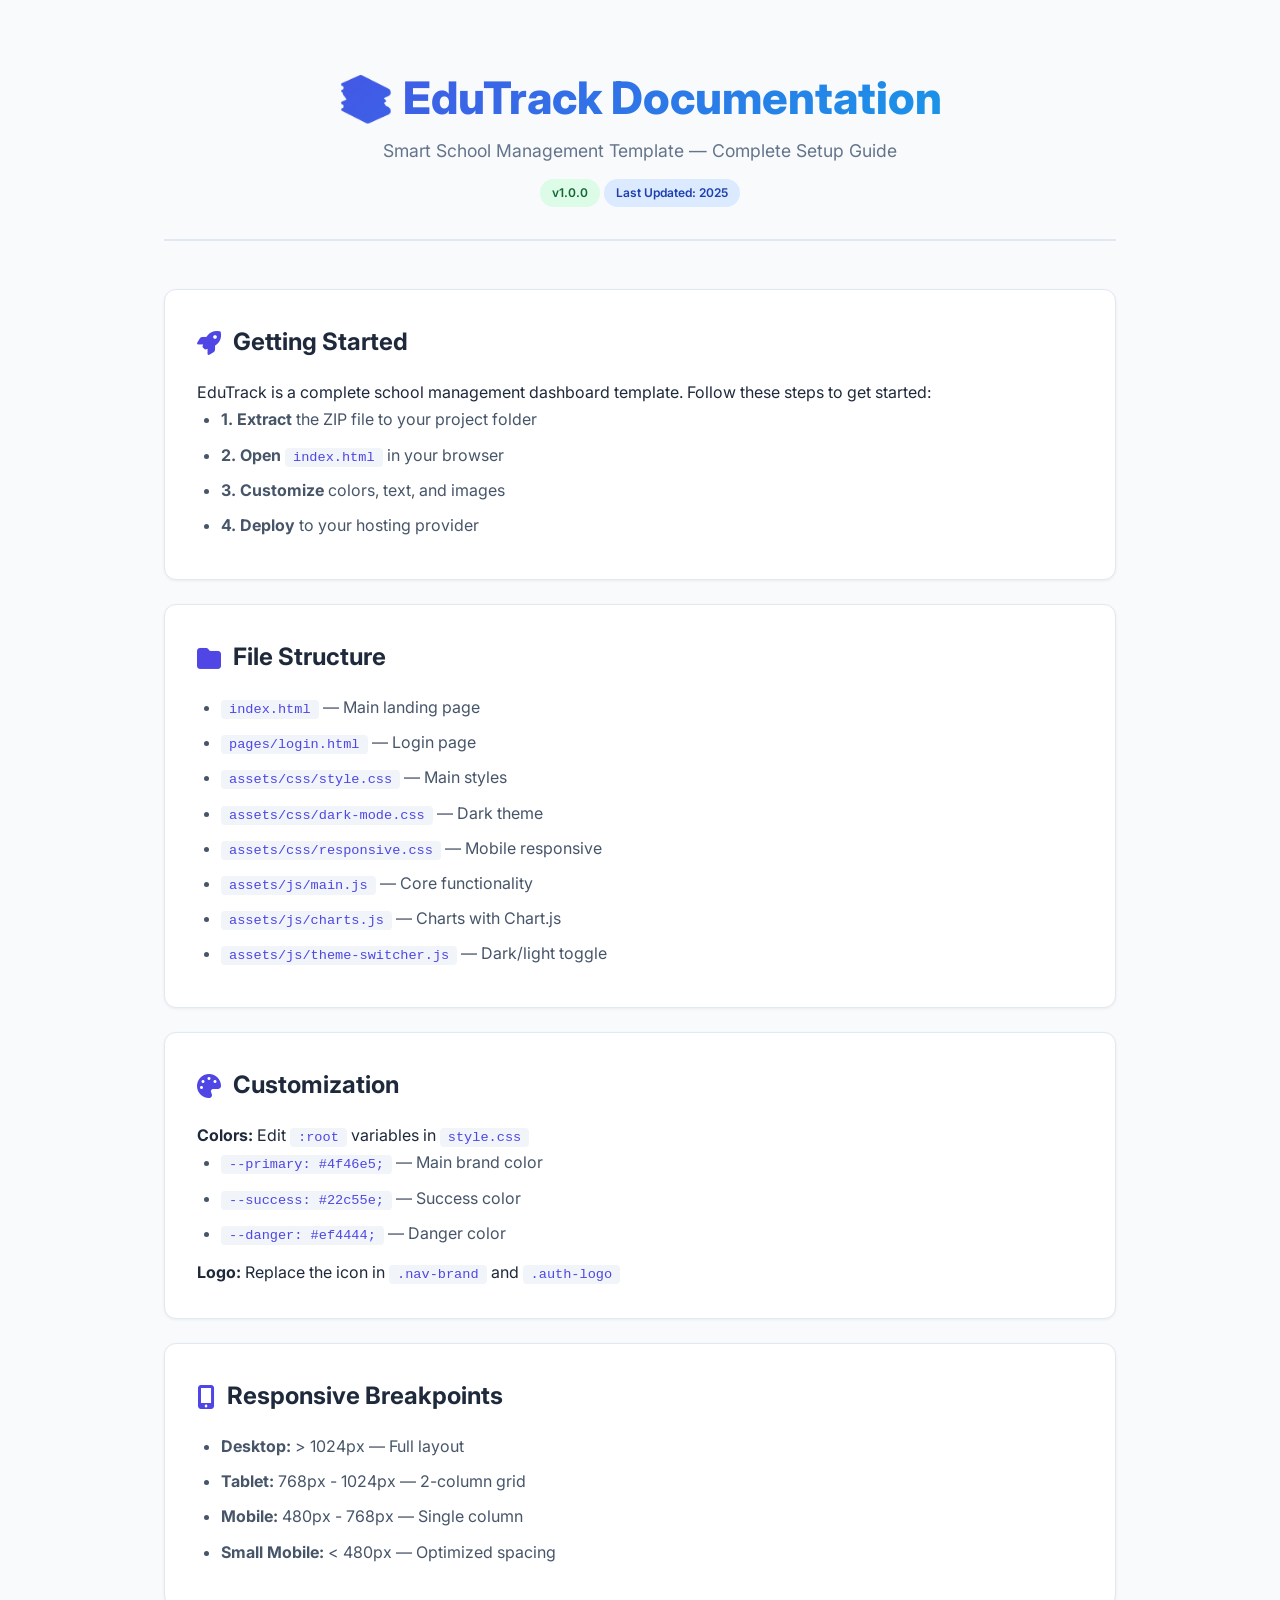
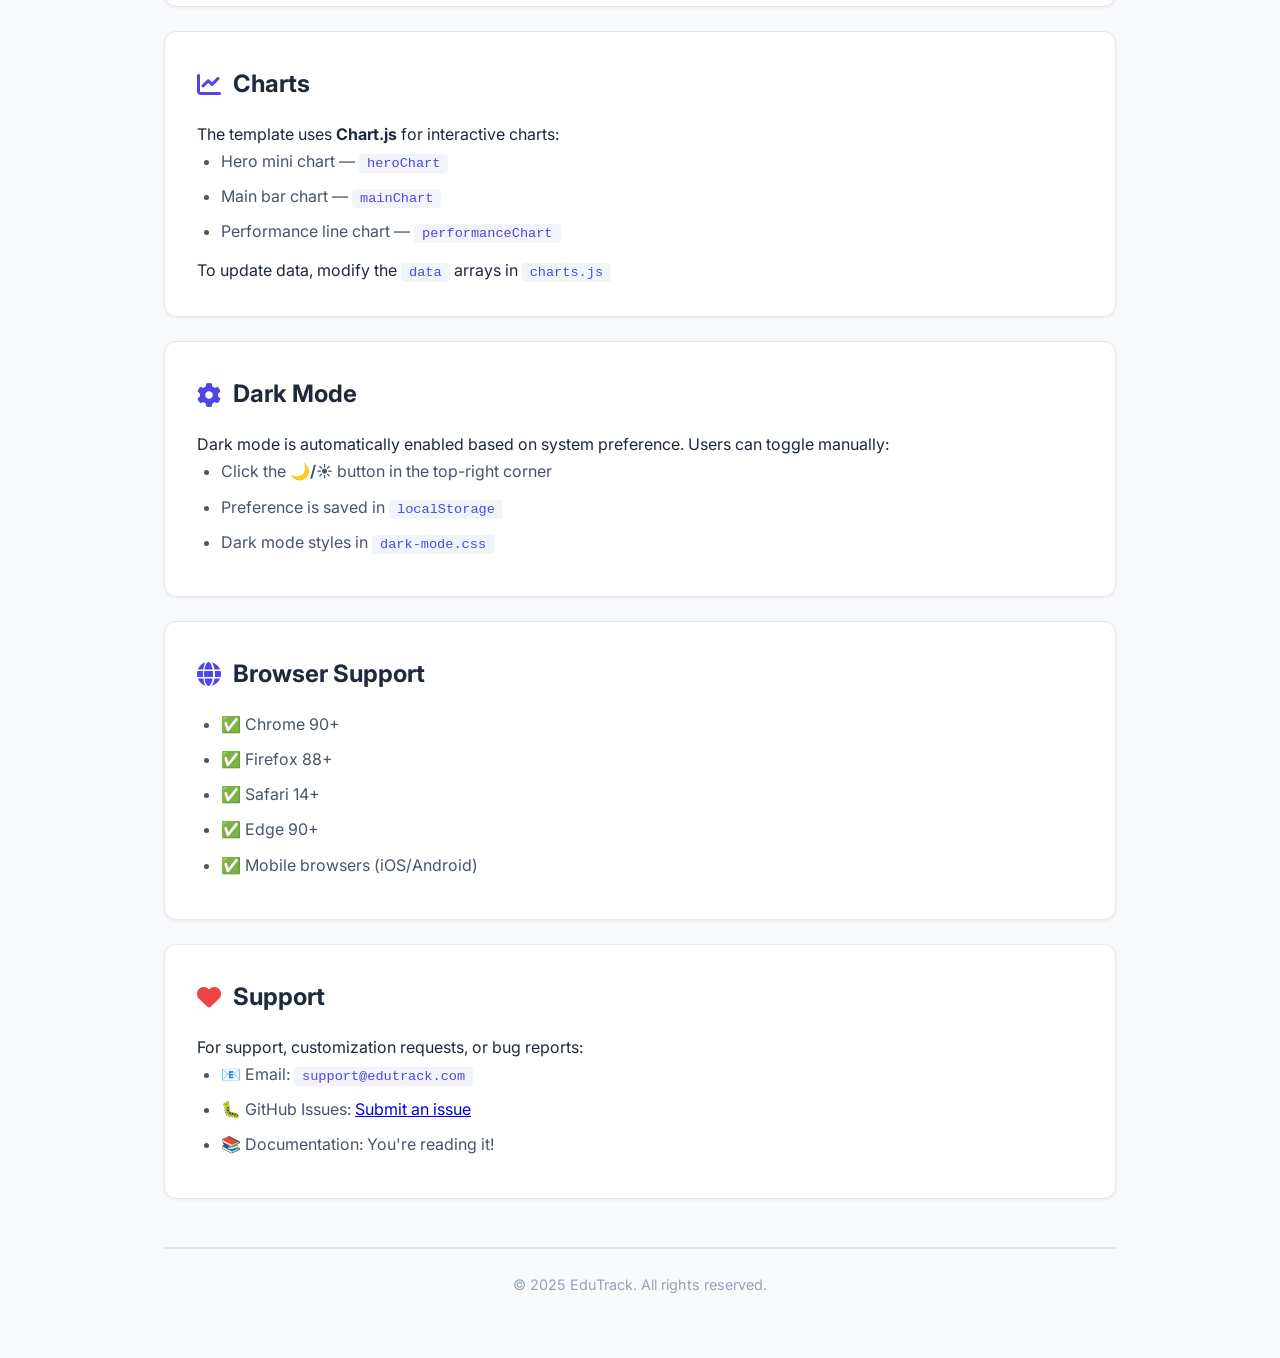
<file: documentation/index.html>
<!DOCTYPE html>
<html lang="en">
<head>
    <meta charset="UTF-8" />
    <meta name="viewport" content="width=device-width, initial-scale=1.0" />
    <title>EduTrack - Documentation</title>
    <link rel="stylesheet" href="https://cdnjs.cloudflare.com/ajax/libs/font-awesome/6.5.1/css/all.min.css" />
    <link href="https://fonts.googleapis.com/css2?family=Inter:wght@300;400;500;600;700;800&display=swap" rel="stylesheet" />
    <style>
        * { margin: 0; padding: 0; box-sizing: border-box; }
        body {
            font-family: 'Inter', sans-serif;
            background: #f8fafc;
            color: #1e293b;
            line-height: 1.7;
        }
        .doc-container {
            max-width: 1000px;
            margin: 0 auto;
            padding: 60px 24px;
        }
        .doc-header {
            text-align: center;
            margin-bottom: 48px;
            padding-bottom: 32px;
            border-bottom: 2px solid #e2e8f0;
        }
        .doc-header h1 {
            font-size: 2.8rem;
            font-weight: 800;
            background: linear-gradient(135deg, #4f46e5, #0ea5e9);
            -webkit-background-clip: text;
            -webkit-text-fill-color: transparent;
        }
        .doc-header p { color: #64748b; font-size: 1.1rem; }
        .doc-section {
            background: white;
            border-radius: 12px;
            padding: 32px;
            margin-bottom: 24px;
            box-shadow: 0 1px 3px rgba(0,0,0,0.06);
            border: 1px solid #e2e8f0;
        }
        .doc-section h2 {
            font-size: 1.5rem;
            margin-bottom: 16px;
            display: flex;
            align-items: center;
            gap: 12px;
        }
        .doc-section h2 i { color: #4f46e5; }
        .doc-section ul { padding-left: 24px; }
        .doc-section li { margin-bottom: 8px; color: #475569; }
        code {
            background: #f1f5f9;
            padding: 2px 8px;
            border-radius: 4px;
            font-size: 0.85rem;
            color: #4f46e5;
        }
        .badge {
            display: inline-block;
            padding: 4px 12px;
            border-radius: 50px;
            font-size: 0.75rem;
            font-weight: 600;
        }
        .badge-green { background: #dcfce7; color: #166534; }
        .badge-blue { background: #dbeafe; color: #1e40af; }
        @media (max-width: 768px) {
            .doc-container { padding: 30px 16px; }
            .doc-header h1 { font-size: 2rem; }
            .doc-section { padding: 20px; }
        }
    </style>


<!-- PWA Manifest -->
<link rel="manifest" href="/manifest.json" />

<!-- Apple Touch Icon -->
<link rel="apple-touch-icon" href="/assets/images/icon-192x192.png" />

<!-- Meta Tags for PWA -->
<meta name="apple-mobile-web-app-capable" content="yes" />
<meta name="apple-mobile-web-app-status-bar-style" content="black-translucent" />
<meta name="apple-mobile-web-app-title" content="EduTrack" />
<meta name="mobile-web-app-capable" content="yes" />
<meta name="theme-color" content="#4f46e5" />

<!-- Service Worker Registration -->
<script>
  if ('serviceWorker' in navigator) {
    window.addEventListener('load', () => {
      navigator.serviceWorker.register('/sw.js')
        .then(registration => {
          console.log('✅ Service Worker registered!');
        })
        .catch(err => {
          console.log('❌ Service Worker registration failed:', err);
        });
    });
  }
</script>

<!-- Install Prompt (Optional) -->
<style>
  .install-banner {
    position: fixed;
    bottom: 0;
    left: 0;
    right: 0;
    background: var(--primary);
    color: white;
    padding: 16px 24px;
    display: none;
    justify-content: space-between;
    align-items: center;
    z-index: 1000;
    flex-wrap: wrap;
    gap: 12px;
    animation: slideUp 0.5s ease;
  }
  
  .install-banner.show {
    display: flex;
  }
  
  @keyframes slideUp {
    from { transform: translateY(100%); }
    to { transform: translateY(0); }
  }
  
  .install-banner .btn {
    background: white;
    color: var(--primary);
    border: none;
  }
  
  .install-banner .btn:hover {
    background: #f0f0f0;
  }
  
  .install-banner .close-btn {
    background: none;
    border: none;
    color: white;
    font-size: 1.2rem;
    cursor: pointer;
    padding: 4px 8px;
  }
</style>

<div class="install-banner" id="installBanner">
  <div>
    <strong><i class="fas fa-mobile-alt"></i> Install EduTrack</strong>
    <span style="font-size:0.9rem;opacity:0.9;margin-left:8px;">Get the app-like experience</span>
  </div>
  <div style="display:flex;gap:8px;align-items:center;">
    <button class="btn btn-sm" id="installBtn">Install App</button>
    <button class="close-btn" id="closeInstallBanner">✕</button>
  </div>
</div>

<script>
  // Install Banner Logic
  let deferredPrompt;
  const installBanner = document.getElementById('installBanner');
  const installBtn = document.getElementById('installBtn');
  
  window.addEventListener('beforeinstallprompt', (e) => {
    e.preventDefault();
    deferredPrompt = e;
    installBanner.classList.add('show');
  });
  
  installBtn.addEventListener('click', async () => {
    if (deferredPrompt) {
      deferredPrompt.prompt();
      const result = await deferredPrompt.userChoice;
      if (result.outcome === 'accepted') {
        console.log('✅ App installed!');
        installBanner.classList.remove('show');
      }
      deferredPrompt = null;
    }
  });
  
  document.getElementById('closeInstallBanner').addEventListener('click', () => {
    installBanner.classList.remove('show');
  });
</script>



</head>
<body>
    <div class="doc-container">
        <div class="doc-header">
            <h1>📚 EduTrack Documentation</h1>
            <p>Smart School Management Template — Complete Setup Guide</p>
            <div style="margin-top: 12px;">
                <span class="badge badge-green">v1.0.0</span>
                <span class="badge badge-blue">Last Updated: 2025</span>
            </div>
        </div>

        <div class="doc-section">
            <h2><i class="fas fa-rocket"></i> Getting Started</h2>
            <p>EduTrack is a complete school management dashboard template. Follow these steps to get started:</p>
            <ul>
                <li><strong>1. Extract</strong> the ZIP file to your project folder</li>
                <li><strong>2. Open</strong> <code>index.html</code> in your browser</li>
                <li><strong>3. Customize</strong> colors, text, and images</li>
                <li><strong>4. Deploy</strong> to your hosting provider</li>
            </ul>
        </div>

        <div class="doc-section">
            <h2><i class="fas fa-folder"></i> File Structure</h2>
            <ul>
                <li><code>index.html</code> — Main landing page</li>
                <li><code>pages/login.html</code> — Login page</li>
                <li><code>assets/css/style.css</code> — Main styles</li>
                <li><code>assets/css/dark-mode.css</code> — Dark theme</li>
                <li><code>assets/css/responsive.css</code> — Mobile responsive</li>
                <li><code>assets/js/main.js</code> — Core functionality</li>
                <li><code>assets/js/charts.js</code> — Charts with Chart.js</li>
                <li><code>assets/js/theme-switcher.js</code> — Dark/light toggle</li>
            </ul>
        </div>

        <div class="doc-section">
            <h2><i class="fas fa-palette"></i> Customization</h2>
            <p><strong>Colors:</strong> Edit <code>:root</code> variables in <code>style.css</code></p>
            <ul>
                <li><code>--primary: #4f46e5;</code> — Main brand color</li>
                <li><code>--success: #22c55e;</code> — Success color</li>
                <li><code>--danger: #ef4444;</code> — Danger color</li>
            </ul>
            <p style="margin-top:12px;"><strong>Logo:</strong> Replace the icon in <code>.nav-brand</code> and <code>.auth-logo</code></p>
        </div>

        <div class="doc-section">
            <h2><i class="fas fa-mobile-alt"></i> Responsive Breakpoints</h2>
            <ul>
                <li><strong>Desktop:</strong> > 1024px — Full layout</li>
                <li><strong>Tablet:</strong> 768px - 1024px — 2-column grid</li>
                <li><strong>Mobile:</strong> 480px - 768px — Single column</li>
                <li><strong>Small Mobile:</strong> < 480px — Optimized spacing</li>
            </ul>
        </div>

        <div class="doc-section">
            <h2><i class="fas fa-chart-line"></i> Charts</h2>
            <p>The template uses <strong>Chart.js</strong> for interactive charts:</p>
            <ul>
                <li>Hero mini chart — <code>heroChart</code></li>
                <li>Main bar chart — <code>mainChart</code></li>
                <li>Performance line chart — <code>performanceChart</code></li>
            </ul>
            <p style="margin-top:12px;">To update data, modify the <code>data</code> arrays in <code>charts.js</code></p>
        </div>

        <div class="doc-section">
            <h2><i class="fas fa-cog"></i> Dark Mode</h2>
            <p>Dark mode is automatically enabled based on system preference. Users can toggle manually:</p>
            <ul>
                <li>Click the <strong>🌙/☀️</strong> button in the top-right corner</li>
                <li>Preference is saved in <code>localStorage</code></li>
                <li>Dark mode styles in <code>dark-mode.css</code></li>
            </ul>
        </div>

        <div class="doc-section">
            <h2><i class="fas fa-globe"></i> Browser Support</h2>
            <ul>
                <li>✅ Chrome 90+</li>
                <li>✅ Firefox 88+</li>
                <li>✅ Safari 14+</li>
                <li>✅ Edge 90+</li>
                <li>✅ Mobile browsers (iOS/Android)</li>
            </ul>
        </div>

        <div class="doc-section">
            <h2><i class="fas fa-heart" style="color:#ef4444;"></i> Support</h2>
            <p>For support, customization requests, or bug reports:</p>
            <ul>
                <li>📧 Email: <code>support@edutrack.com</code></li>
                <li>🐛 GitHub Issues: <a href="#">Submit an issue</a></li>
                <li>📚 Documentation: You're reading it!</li>
            </ul>
        </div>

        <div style="text-align:center;margin-top:48px;padding-top:24px;border-top:2px solid #e2e8f0;color:#94a3b8;font-size:0.9rem;">
            <p>© 2025 EduTrack. All rights reserved.</p>
        </div>
    </div>
</body>
</html>
</file>
